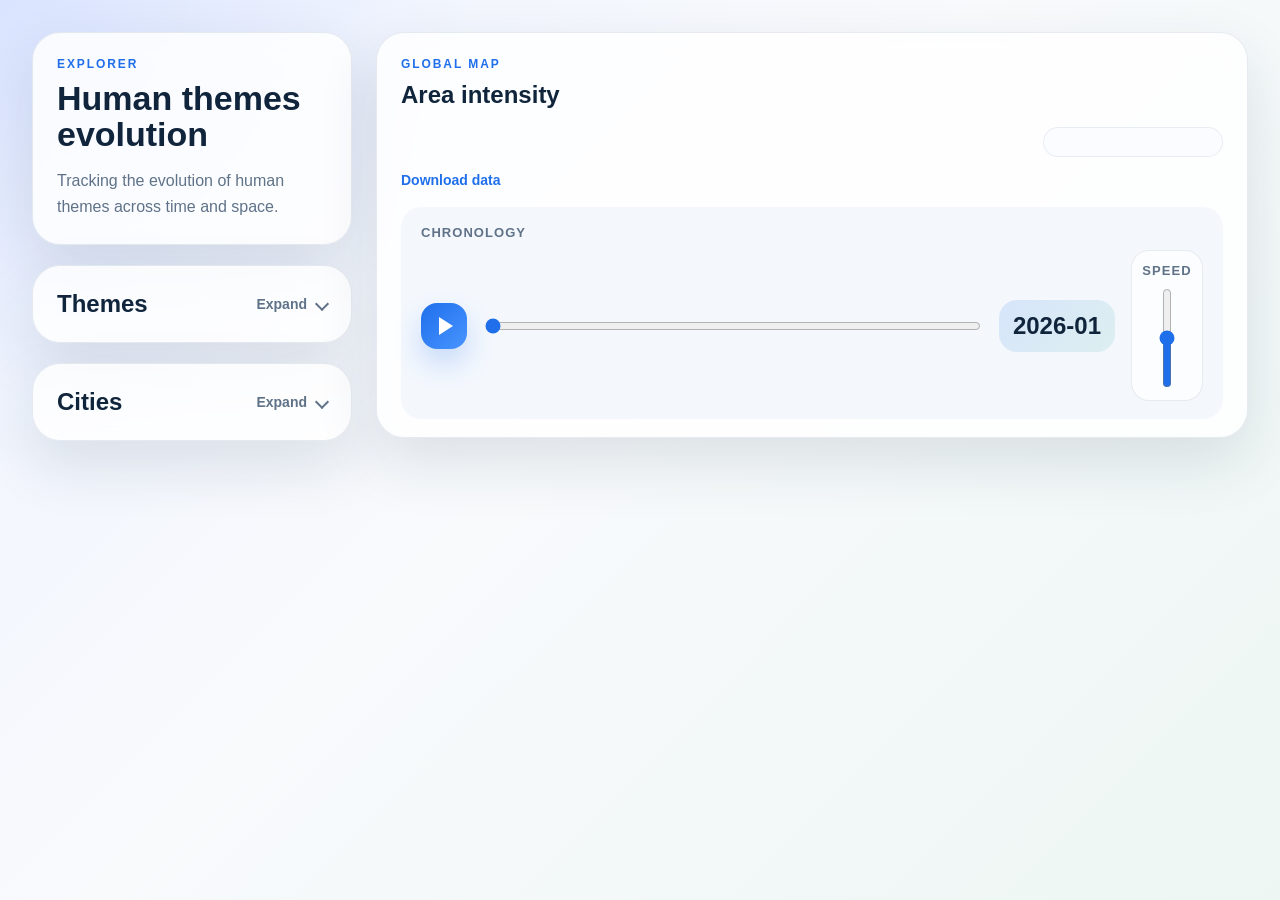
<file: docs/index.html>
<!DOCTYPE html>
<html lang="fr">
<head>
  <meta charset="UTF-8" />
  <meta name="viewport" content="width=device-width, initial-scale=1.0" />
  <title>Social Geo - Slider MVP</title>
  <link rel="stylesheet" href="style.css" />
</head>
<body>
  <main class="layout">
    <aside class="sidebar">
      <div class="panel">
        <p class="eyebrow">Explorer</p>
        <h1>Human themes evolution</h1>
        <p class="panel-copy">
          Tracking the evolution of human themes across time and space.
        </p>
      </div>

      <div class="panel collapsible-panel" id="themePanel">
        <div class="panel-header">
          <h2>Themes</h2>
          <button
            id="toggleThemesBtn"
            type="button"
            class="collapse-button"
            aria-expanded="false"
            aria-controls="themesBody"
          >
            <span class="collapse-label">Expand</span>
            <span class="collapse-icon" aria-hidden="true"></span>
          </button>
        </div>
        <div id="themesBody" class="filter-body">
          <div class="filter-actions">
            <button id="selectAllThemesBtn" type="button" class="ghost-button">Display all</button>
            <button id="clearAllThemesBtn" type="button" class="ghost-button ghost-button-secondary">Hide all</button>
          </div>
          <div id="themeFilters" class="filter-list"></div>
        </div>
      </div>

      <div class="panel collapsible-panel" id="cityPanel">
        <div class="panel-header">
          <h2>Cities</h2>
          <button
            id="toggleCitiesBtn"
            type="button"
            class="collapse-button"
            aria-expanded="false"
            aria-controls="citiesBody"
          >
            <span class="collapse-label">Expand</span>
            <span class="collapse-icon" aria-hidden="true"></span>
          </button>
        </div>
        <div id="citiesBody" class="filter-body">
          <div class="filter-actions">
            <button id="selectAllCitiesBtn" type="button" class="ghost-button">Display all</button>
            <button id="clearAllCitiesBtn" type="button" class="ghost-button ghost-button-secondary">Hide all</button>
          </div>
          <div id="cityFilters" class="filter-list"></div>
        </div>
      </div>
    </aside>

    <section class="content">
      <div class="map-card">
        <div class="map-header">
          <div>
            <p class="eyebrow">Global Map</p>
            <h2>Area intensity</h2>
          </div>
        </div>

        <div class="map-layout">
          <div id="map"></div>
          <aside id="themeLegend" class="theme-legend"></aside>
        </div>

        <div class="map-actions">
          <a id="downloadDataLink" class="download-link" href="#" download="geo_social_timeline_data.json">
            Download data
          </a>
        </div>

        <div id="controls" class="timeline-card">
          <div class="timeline-layout">
            <div class="timeline-main">
              <label for="timeSlider">Chronology</label>
              <div class="timeline-controls">
                <button id="playButton" type="button" class="play-button" aria-label="Play timeline">
                  <span class="play-icon" aria-hidden="true"></span>
                </button>
                <input id="timeSlider" type="range" min="0" max="3" step="1" value="0" />
                <div class="time-badge">
                  <span id="timeLabel">2026-01</span>
                </div>
                <div class="speed-card">
                  <label for="speedSlider">Speed</label>
                  <input id="speedSlider" type="range" min="1" max="5" step="1" value="3" />
                </div>
              </div>
            </div>
          </div>
        </div>
      </div>
    </section>
  </main>

  <script src="https://d3js.org/d3.v7.min.js"></script>
  <script src="app.js"></script>
</body>
</html>
</file>
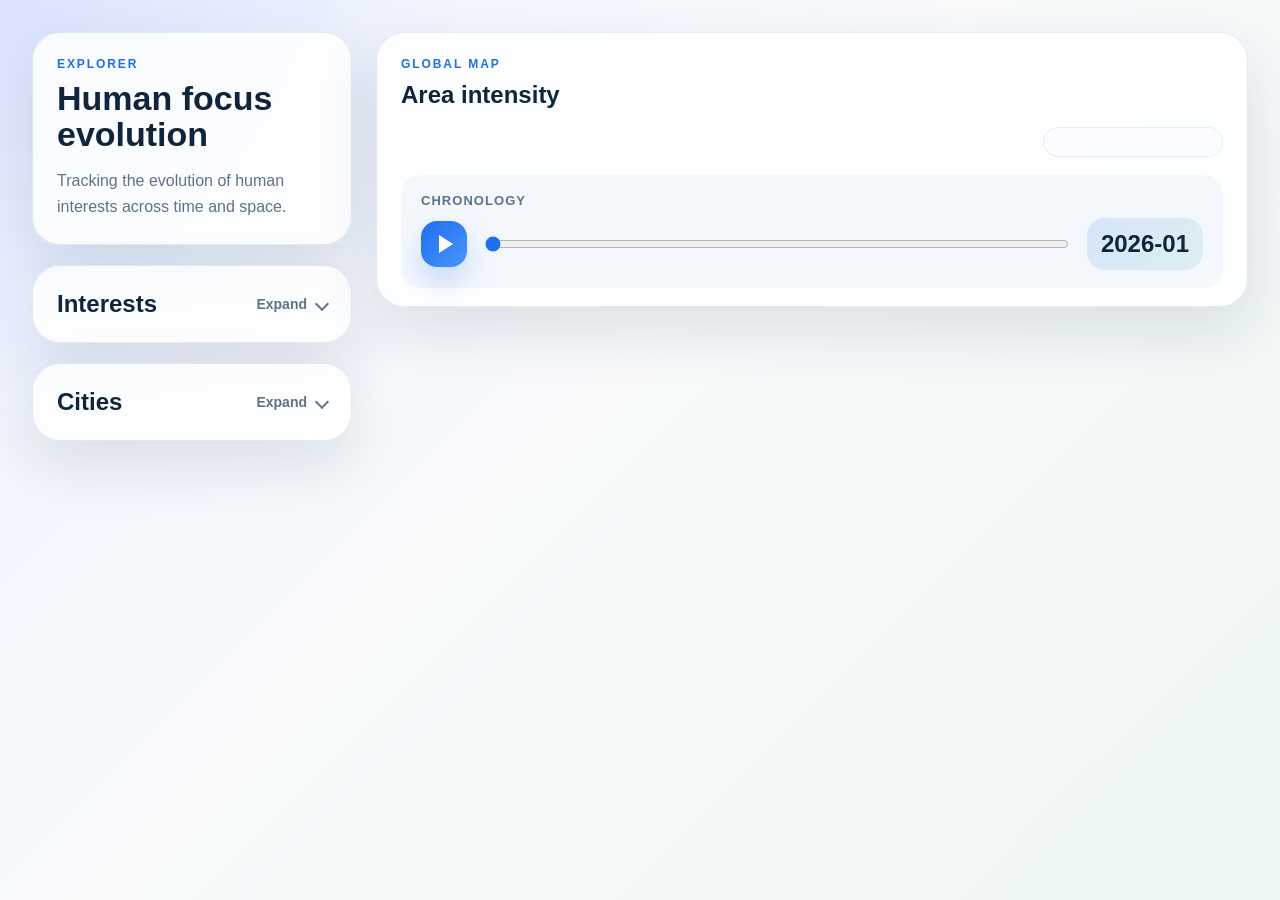
<file: src/index.html>
<!DOCTYPE html>
<html lang="fr">
<head>
  <meta charset="UTF-8" />
  <meta name="viewport" content="width=device-width, initial-scale=1.0" />
  <title>Social Geo - Slider MVP</title>
  <link rel="stylesheet" href="style.css" />
</head>
<body>
  <main class="layout">
    <aside class="sidebar">
      <div class="panel">
        <p class="eyebrow">Explorer</p>
        <h1>Human focus evolution</h1>
        <p class="panel-copy">
          Tracking the evolution of human interests across time and space.
        </p>
      </div>

      <div class="panel collapsible-panel" id="interestPanel">
        <div class="panel-header">
          <h2>Interests</h2>
          <button
            id="toggleInterestsBtn"
            type="button"
            class="collapse-button"
            aria-expanded="false"
            aria-controls="interestsBody"
          >
            <span class="collapse-label">Expand</span>
            <span class="collapse-icon" aria-hidden="true"></span>
          </button>
        </div>
        <div id="interestsBody" class="filter-body">
          <button id="selectAllInterestsBtn" type="button" class="ghost-button">Display all</button>
          <div id="interestFilters" class="filter-list"></div>
        </div>
      </div>

      <div class="panel collapsible-panel" id="cityPanel">
        <div class="panel-header">
          <h2>Cities</h2>
          <button
            id="toggleCitiesBtn"
            type="button"
            class="collapse-button"
            aria-expanded="false"
            aria-controls="citiesBody"
          >
            <span class="collapse-label">Expand</span>
            <span class="collapse-icon" aria-hidden="true"></span>
          </button>
        </div>
        <div id="citiesBody" class="filter-body">
          <button id="selectAllCitiesBtn" type="button" class="ghost-button">Display all</button>
          <div id="cityFilters" class="filter-list"></div>
        </div>
      </div>
    </aside>

    <section class="content">
      <div class="map-card">
        <div class="map-header">
          <div>
            <p class="eyebrow">Global Map</p>
            <h2>Area intensity</h2>
          </div>
        </div>

        <div class="map-layout">
          <div id="map"></div>
          <aside id="interestLegend" class="interest-legend"></aside>
        </div>

        <div id="controls" class="timeline-card">
          <label for="timeSlider">Chronology</label>
          <div class="timeline-controls">
            <button id="playButton" type="button" class="play-button" aria-label="Play timeline">
              <span class="play-icon" aria-hidden="true"></span>
            </button>
            <input id="timeSlider" type="range" min="0" max="3" step="1" value="0" />
            <div class="time-badge">
              <span id="timeLabel">2026-01</span>
            </div>
          </div>
        </div>
      </div>
    </section>
  </main>

  <script src="https://d3js.org/d3.v7.min.js"></script>
  <script src="app.js"></script>
</body>
</html>
</file>
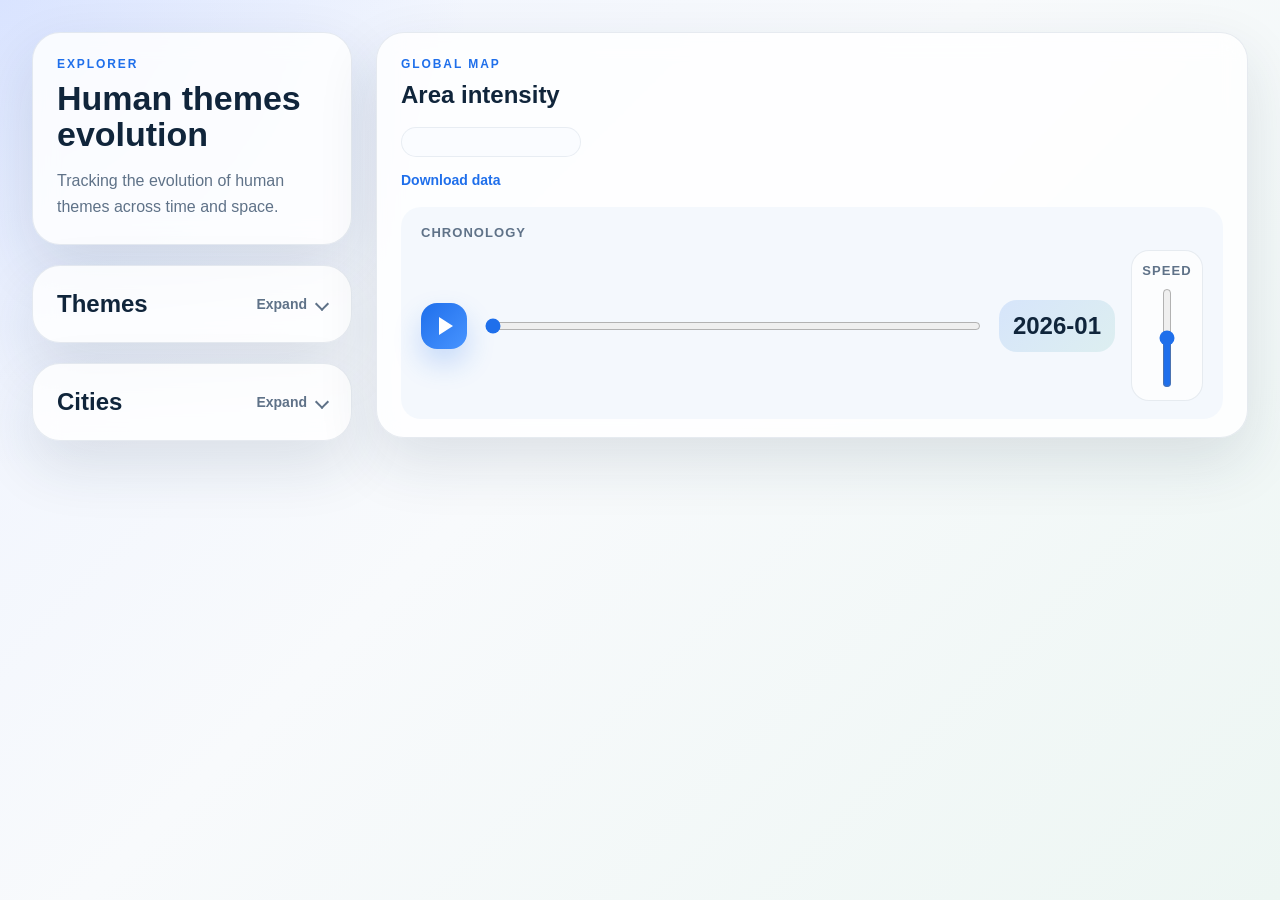
<file: front/src/index.html>
<!DOCTYPE html>
<html lang="fr">
<head>
  <meta charset="UTF-8" />
  <meta name="viewport" content="width=device-width, initial-scale=1.0" />
  <title>Social Geo - Slider MVP</title>
  <link rel="stylesheet" href="style.css" />
</head>
<body>
  <main class="layout">
    <aside class="sidebar">
      <div class="panel">
        <p class="eyebrow">Explorer</p>
        <h1>Human themes evolution</h1>
        <p class="panel-copy">
          Tracking the evolution of human themes across time and space.
        </p>
      </div>

      <div class="panel collapsible-panel" id="themePanel">
        <div class="panel-header">
          <h2>Themes</h2>
          <button
            id="toggleThemesBtn"
            type="button"
            class="collapse-button"
            aria-expanded="false"
            aria-controls="themesBody"
          >
            <span class="collapse-label">Expand</span>
            <span class="collapse-icon" aria-hidden="true"></span>
          </button>
        </div>
        <div id="themesBody" class="filter-body">
          <div class="filter-actions">
            <button id="selectAllThemesBtn" type="button" class="ghost-button">Display all</button>
            <button id="clearAllThemesBtn" type="button" class="ghost-button ghost-button-secondary">Hide all</button>
          </div>
          <div id="themeFilters" class="filter-list"></div>
        </div>
      </div>

      <div class="panel collapsible-panel" id="cityPanel">
        <div class="panel-header">
          <h2>Cities</h2>
          <button
            id="toggleCitiesBtn"
            type="button"
            class="collapse-button"
            aria-expanded="false"
            aria-controls="citiesBody"
          >
            <span class="collapse-label">Expand</span>
            <span class="collapse-icon" aria-hidden="true"></span>
          </button>
        </div>
        <div id="citiesBody" class="filter-body">
          <div class="filter-actions">
            <button id="selectAllCitiesBtn" type="button" class="ghost-button">Display all</button>
            <button id="clearAllCitiesBtn" type="button" class="ghost-button ghost-button-secondary">Hide all</button>
          </div>
          <div id="cityFilters" class="filter-list"></div>
        </div>
      </div>
    </aside>

    <section class="content">
      <div class="map-card">
        <div class="map-header">
          <div>
            <p class="eyebrow">Global Map</p>
            <h2>Area intensity</h2>
          </div>
        </div>

        <div class="map-layout">
          <aside id="themeLegend" class="theme-legend"></aside>
          <div id="map"></div>
        </div>

        <div class="map-actions">
          <a id="downloadDataLink" class="download-link" href="#" download="geo_social_timeline_data.json">
            Download data
          </a>
        </div>

        <div id="controls" class="timeline-card">
          <div class="timeline-layout">
            <div class="timeline-main">
              <label for="timeSlider">Chronology</label>
              <div class="timeline-controls">
                <button id="playButton" type="button" class="play-button" aria-label="Play timeline">
                  <span class="play-icon" aria-hidden="true"></span>
                </button>
                <input id="timeSlider" type="range" min="0" max="3" step="1" value="0" />
                <div class="time-badge">
                  <span id="timeLabel">2026-01</span>
                </div>
                <div class="speed-card">
                  <label for="speedSlider">Speed</label>
                  <input id="speedSlider" type="range" min="1" max="5" step="1" value="3" />
                </div>
              </div>
            </div>
          </div>
        </div>
      </div>
    </section>
  </main>

  <script src="https://d3js.org/d3.v7.min.js"></script>
  <script src="app.js"></script>
</body>
</html>
</file>
<file: docs/style.css>
body {
  margin: 0;
  font-family: "Segoe UI", Arial, sans-serif;
  background:
    radial-gradient(circle at top left, rgba(108, 146, 255, 0.16), transparent 30%),
    linear-gradient(135deg, #eef3ff 0%, #f8fafc 45%, #edf6f3 100%);
  color: #17324d;
}

:root {
  --panel-bg: rgba(255, 255, 255, 0.82);
  --panel-border: rgba(135, 157, 178, 0.2);
  --shadow: 0 24px 60px rgba(23, 50, 77, 0.12);
  --accent: #1f6feb;
  --accent-soft: rgba(31, 111, 235, 0.12);
  --muted: #5f7288;
  --land: #dfe7ef;
  --land-stroke: #a6b6c6;
  --point: #1f6feb;
  --point-hover: #ff7a59;
}

* {
  box-sizing: border-box;
}

.layout {
  min-height: 100vh;
  display: flex;
  align-items: flex-start;
  gap: 24px;
  padding: 32px;
}

.sidebar {
  width: 320px;
  display: flex;
  flex-direction: column;
  gap: 20px;
}

.content {
  flex: 1;
  min-width: 0;
  align-self: flex-start;
}

.panel,
.map-card {
  background: var(--panel-bg);
  border: 1px solid var(--panel-border);
  border-radius: 28px;
  box-shadow: var(--shadow);
  backdrop-filter: blur(12px);
}

.panel {
  padding: 24px;
}

.map-card {
  width: 100%;
  padding: 24px 24px 18px;
}

.map-layout {
  display: flex;
  align-items: flex-start;
  gap: 18px;
  margin-top: 18px;
}

.map-actions {
  margin-top: 14px;
}

.download-link {
  display: inline-flex;
  align-items: center;
  gap: 8px;
  color: var(--accent);
  font-size: 14px;
  font-weight: 700;
  text-decoration: none;
}

.download-link:hover {
  text-decoration: underline;
}

.eyebrow {
  margin: 0 0 10px;
  font-size: 12px;
  font-weight: 700;
  letter-spacing: 0.16em;
  text-transform: uppercase;
  color: var(--accent);
}

h1,
h2 {
  margin: 0;
  color: #10253b;
}

h1 {
  font-size: 34px;
  line-height: 1.05;
}

h2 {
  font-size: 24px;
}

.panel-copy {
  margin: 16px 0 0;
  line-height: 1.6;
  color: var(--muted);
}

.panel-header,
.map-header {
  display: flex;
  justify-content: space-between;
  align-items: flex-start;
  gap: 16px;
}

.ghost-button {
  border: none;
  border-radius: 999px;
  padding: 10px 14px;
  background: var(--accent-soft);
  color: var(--accent);
  font: inherit;
  font-weight: 600;
  cursor: pointer;
  transition: transform 0.2s ease, background 0.2s ease;
}

.ghost-button:hover {
  transform: translateY(-1px);
  background: rgba(31, 111, 235, 0.18);
}

.ghost-button-secondary {
  background: rgba(95, 114, 136, 0.1);
  color: var(--muted);
}

.ghost-button-secondary:hover {
  background: rgba(95, 114, 136, 0.16);
}

.collapsible-panel .panel-header {
  align-items: center;
}

.filter-body {
  display: grid;
  gap: 16px;
  margin-top: 18px;
}

.filter-actions {
  display: flex;
  flex-wrap: wrap;
  gap: 10px;
}

.collapsible-panel:not(.is-expanded) .filter-body {
  display: none;
}

.collapse-button {
  border: none;
  padding: 0;
  background: transparent;
  color: var(--muted);
  font: inherit;
  font-weight: 600;
  cursor: pointer;
  display: inline-flex;
  align-items: center;
  gap: 10px;
}

.collapse-label {
  font-size: 14px;
}

.collapse-icon {
  width: 10px;
  height: 10px;
  border-right: 2px solid currentColor;
  border-bottom: 2px solid currentColor;
  transform: rotate(45deg);
  transition: transform 0.2s ease;
}

.collapsible-panel.is-expanded .collapse-icon {
  transform: rotate(225deg);
}

.filter-list {
  display: grid;
  gap: 12px;
}

.filter-item {
  display: flex;
  align-items: center;
  gap: 12px;
  padding: 14px 16px;
  border: 1px solid rgba(135, 157, 178, 0.18);
  border-radius: 18px;
  background: rgba(250, 252, 255, 0.92);
  transition: border-color 0.2s ease, transform 0.2s ease, box-shadow 0.2s ease;
}

.filter-item:hover {
  transform: translateY(-1px);
  border-color: rgba(31, 111, 235, 0.32);
  box-shadow: 0 12px 24px rgba(23, 50, 77, 0.08);
}

.filter-item input {
  width: 18px;
  height: 18px;
  accent-color: var(--accent);
}

.filter-item span {
  font-weight: 600;
}

.time-badge {
  display: inline-flex;
  flex-direction: column;
  align-items: flex-end;
  gap: 2px;
  min-width: 112px;
  padding: 12px 14px;
  border-radius: 18px;
  background: linear-gradient(135deg, rgba(31, 111, 235, 0.14), rgba(78, 180, 160, 0.14));
}

#timeLabel {
  font-size: 24px;
  font-weight: 700;
  color: #10253b;
}

.theme-legend {
  width: 180px;
  flex: 0 0 180px;
  display: grid;
  gap: 10px;
  align-content: start;
  padding: 14px;
  border-radius: 18px;
  background: rgba(250, 252, 255, 0.88);
  border: 1px solid rgba(135, 157, 178, 0.16);
}

.legend-title {
  margin: 0 0 4px;
  font-size: 12px;
  font-weight: 700;
  letter-spacing: 0.08em;
  text-transform: uppercase;
  color: #10253b;
}

.legend-item {
  display: inline-flex;
  align-items: center;
  gap: 8px;
  color: var(--muted);
  font-size: 13px;
  font-weight: 600;
}

.legend-swatch {
  width: 12px;
  height: 12px;
  border-radius: 999px;
  border: 1px solid rgba(23, 50, 77, 0.08);
}

#map {
  flex: 1;
  min-width: 0;
  display: flex;
  justify-content: center;
}

svg {
  display: block;
  width: 100%;
  max-width: 1000px;
  height: auto;
  background: linear-gradient(180deg, #dff3ff 0%, #eef7ff 50%, #f8fbff 100%);
  border-radius: 24px;
  border: 1px solid rgba(135, 157, 178, 0.24);
  cursor: grab;
  touch-action: none;
}

svg.is-dragging {
  cursor: grabbing;
}

.country {
  fill: var(--land);
  stroke: var(--land-stroke);
  stroke-width: 0.5;
}

.donut-slice {
  stroke: rgba(255, 255, 255, 0.95);
  stroke-width: 1.5;
  opacity: 0.92;
  transition: opacity 0.2s ease;
}

.donut:hover .donut-slice {
  opacity: 1;
}

.donut-hole {
  fill: transparent;
  stroke: rgba(255, 255, 255, 0.7);
  stroke-width: 1.2;
  pointer-events: none;
}

.donut-label {
  fill: #3b4758;
  font-size: 6px;
  font-weight: 600;
  text-anchor: middle;
  dominant-baseline: middle;
  pointer-events: none;
}

#controls {
  margin-top: 18px;
}

.timeline-card {
  display: grid;
  gap: 10px;
  padding: 18px 20px;
  border-radius: 20px;
  background: rgba(244, 248, 253, 0.96);
}

.timeline-layout {
  display: flex;
  align-items: center;
  gap: 18px;
}

.timeline-main {
  flex: 1;
  display: grid;
  gap: 10px;
}

.timeline-controls {
  display: flex;
  align-items: center;
  gap: 16px;
  min-height: 104px;
}

.speed-card {
  display: grid;
  justify-items: center;
  align-content: start;
  gap: 10px;
  min-width: 72px;
  padding: 12px 10px;
  border-radius: 18px;
  background: rgba(255, 255, 255, 0.72);
  border: 1px solid rgba(135, 157, 178, 0.18);
}

.timeline-card label {
  font-size: 13px;
  font-weight: 700;
  text-transform: uppercase;
  letter-spacing: 0.08em;
  color: var(--muted);
}

.play-button {
  border: none;
  border-radius: 16px;
  width: 46px;
  height: 46px;
  display: inline-flex;
  align-items: center;
  justify-content: center;
  flex: 0 0 auto;
  padding: 0;
  background: linear-gradient(135deg, #1f6feb, #4894ff);
  color: #fff;
  font: inherit;
  font-weight: 700;
  cursor: pointer;
  box-shadow: 0 14px 28px rgba(31, 111, 235, 0.22);
  transition: transform 0.2s ease, box-shadow 0.2s ease, opacity 0.2s ease;
}

.play-button:hover {
  transform: translateY(-1px);
  box-shadow: 0 18px 34px rgba(31, 111, 235, 0.28);
}

.play-button.is-playing {
  background: linear-gradient(135deg, #ff7a59, #ff9f5a);
  box-shadow: 0 14px 28px rgba(255, 122, 89, 0.22);
}

.play-icon {
  width: 0;
  height: 0;
  margin-left: 3px;
  border-top: 9px solid transparent;
  border-bottom: 9px solid transparent;
  border-left: 14px solid currentColor;
}

.play-button.is-playing .play-icon {
  width: 14px;
  height: 16px;
  margin-left: 0;
  border: none;
  background:
    linear-gradient(
      90deg,
      currentColor 0 4px,
      transparent 4px 10px,
      currentColor 10px 14px
    );
}

#timeSlider {
  width: 100%;
  flex: 1;
  accent-color: var(--accent);
  cursor: pointer;
}

#speedSlider {
  width: 18px;
  height: 100px;
  margin: 0;
  writing-mode: vertical-lr;
  direction: rtl;
  accent-color: var(--accent);
  cursor: ns-resize;
}

@media (max-width: 960px) {
  .layout {
    flex-direction: column;
    padding: 20px;
  }

  .sidebar {
    width: 100%;
  }

  .panel-header,
  .map-header {
    flex-direction: column;
    align-items: stretch;
  }

  .timeline-layout {
    flex-direction: column;
  }

  .timeline-main {
    min-width: 0;
  }

  .timeline-controls {
    flex-direction: row;
    align-items: center;
    flex-wrap: nowrap;
    min-width: 0;
  }

  .speed-card {
    width: auto;
    justify-items: center;
    flex: 0 0 auto;
    margin-left: auto;
  }

  #speedSlider {
    width: 18px;
    height: 100px;
    writing-mode: vertical-lr;
    direction: rtl;
    cursor: ns-resize;
  }

  .map-layout {
    flex-direction: column;
  }

  .theme-legend {
    width: 100%;
    flex-basis: auto;
    grid-template-columns: repeat(auto-fit, minmax(120px, 1fr));
  }

  .collapsible-panel .panel-header {
    align-items: stretch;
  }

  .time-badge {
    align-items: flex-start;
  }
}
</file>
<file: src/style.css>
body {
  margin: 0;
  font-family: "Segoe UI", Arial, sans-serif;
  background:
    radial-gradient(circle at top left, rgba(108, 146, 255, 0.16), transparent 30%),
    linear-gradient(135deg, #eef3ff 0%, #f8fafc 45%, #edf6f3 100%);
  color: #17324d;
}

:root {
  --panel-bg: rgba(255, 255, 255, 0.82);
  --panel-border: rgba(135, 157, 178, 0.2);
  --shadow: 0 24px 60px rgba(23, 50, 77, 0.12);
  --accent: #1f6feb;
  --accent-soft: rgba(31, 111, 235, 0.12);
  --muted: #5f7288;
  --land: #dfe7ef;
  --land-stroke: #a6b6c6;
  --point: #1f6feb;
  --point-hover: #ff7a59;
}

* {
  box-sizing: border-box;
}

.layout {
  min-height: 100vh;
  display: flex;
  align-items: flex-start;
  gap: 24px;
  padding: 32px;
}

.sidebar {
  width: 320px;
  display: flex;
  flex-direction: column;
  gap: 20px;
}

.content {
  flex: 1;
  min-width: 0;
  align-self: flex-start;
}

.panel,
.map-card {
  background: var(--panel-bg);
  border: 1px solid var(--panel-border);
  border-radius: 28px;
  box-shadow: var(--shadow);
  backdrop-filter: blur(12px);
}

.panel {
  padding: 24px;
}

.map-card {
  width: 100%;
  padding: 24px 24px 18px;
}

.map-layout {
  display: flex;
  align-items: flex-start;
  gap: 18px;
  margin-top: 18px;
}

.eyebrow {
  margin: 0 0 10px;
  font-size: 12px;
  font-weight: 700;
  letter-spacing: 0.16em;
  text-transform: uppercase;
  color: var(--accent);
}

h1,
h2 {
  margin: 0;
  color: #10253b;
}

h1 {
  font-size: 34px;
  line-height: 1.05;
}

h2 {
  font-size: 24px;
}

.panel-copy {
  margin: 16px 0 0;
  line-height: 1.6;
  color: var(--muted);
}

.panel-header,
.map-header {
  display: flex;
  justify-content: space-between;
  align-items: flex-start;
  gap: 16px;
}

.ghost-button {
  border: none;
  border-radius: 999px;
  padding: 10px 14px;
  background: var(--accent-soft);
  color: var(--accent);
  font: inherit;
  font-weight: 600;
  cursor: pointer;
  transition: transform 0.2s ease, background 0.2s ease;
}

.ghost-button:hover {
  transform: translateY(-1px);
  background: rgba(31, 111, 235, 0.18);
}

.collapsible-panel .panel-header {
  align-items: center;
}

.filter-body {
  display: grid;
  gap: 16px;
  margin-top: 18px;
}

.collapsible-panel:not(.is-expanded) .filter-body {
  display: none;
}

.collapse-button {
  border: none;
  padding: 0;
  background: transparent;
  color: var(--muted);
  font: inherit;
  font-weight: 600;
  cursor: pointer;
  display: inline-flex;
  align-items: center;
  gap: 10px;
}

.collapse-label {
  font-size: 14px;
}

.collapse-icon {
  width: 10px;
  height: 10px;
  border-right: 2px solid currentColor;
  border-bottom: 2px solid currentColor;
  transform: rotate(45deg);
  transition: transform 0.2s ease;
}

.collapsible-panel.is-expanded .collapse-icon {
  transform: rotate(225deg);
}

.filter-list {
  display: grid;
  gap: 12px;
}

.filter-item {
  display: flex;
  align-items: center;
  gap: 12px;
  padding: 14px 16px;
  border: 1px solid rgba(135, 157, 178, 0.18);
  border-radius: 18px;
  background: rgba(250, 252, 255, 0.92);
  transition: border-color 0.2s ease, transform 0.2s ease, box-shadow 0.2s ease;
}

.filter-item:hover {
  transform: translateY(-1px);
  border-color: rgba(31, 111, 235, 0.32);
  box-shadow: 0 12px 24px rgba(23, 50, 77, 0.08);
}

.filter-item input {
  width: 18px;
  height: 18px;
  accent-color: var(--accent);
}

.filter-item span {
  font-weight: 600;
}

.time-badge {
  display: inline-flex;
  flex-direction: column;
  align-items: flex-end;
  gap: 2px;
  min-width: 112px;
  padding: 12px 14px;
  border-radius: 18px;
  background: linear-gradient(135deg, rgba(31, 111, 235, 0.14), rgba(78, 180, 160, 0.14));
}

#timeLabel {
  font-size: 24px;
  font-weight: 700;
  color: #10253b;
}

.interest-legend {
  width: 180px;
  flex: 0 0 180px;
  display: grid;
  gap: 10px;
  align-content: start;
  padding: 14px;
  border-radius: 18px;
  background: rgba(250, 252, 255, 0.88);
  border: 1px solid rgba(135, 157, 178, 0.16);
}

.legend-title {
  margin: 0 0 4px;
  font-size: 12px;
  font-weight: 700;
  letter-spacing: 0.08em;
  text-transform: uppercase;
  color: #10253b;
}

.legend-item {
  display: inline-flex;
  align-items: center;
  gap: 8px;
  color: var(--muted);
  font-size: 13px;
  font-weight: 600;
}

.legend-swatch {
  width: 12px;
  height: 12px;
  border-radius: 999px;
  border: 1px solid rgba(23, 50, 77, 0.08);
}

#map {
  flex: 1;
  min-width: 0;
  display: flex;
  justify-content: center;
}

svg {
  display: block;
  width: 100%;
  max-width: 1000px;
  height: auto;
  background: linear-gradient(180deg, #dff3ff 0%, #eef7ff 50%, #f8fbff 100%);
  border-radius: 24px;
  border: 1px solid rgba(135, 157, 178, 0.24);
  cursor: grab;
  touch-action: none;
}

svg.is-dragging {
  cursor: grabbing;
}

.country {
  fill: var(--land);
  stroke: var(--land-stroke);
  stroke-width: 0.5;
}

.donut-slice {
  stroke: rgba(255, 255, 255, 0.95);
  stroke-width: 1.5;
  opacity: 0.92;
  transition: opacity 0.2s ease;
}

.donut:hover .donut-slice {
  opacity: 1;
}

.donut-hole {
  fill: transparent;
  stroke: rgba(255, 255, 255, 0.7);
  stroke-width: 1.2;
  pointer-events: none;
}

.donut-label {
  fill: #3b4758;
  font-size: 6px;
  font-weight: 600;
  text-anchor: middle;
  dominant-baseline: middle;
  pointer-events: none;
}

#controls {
  margin-top: 18px;
}

.timeline-card {
  display: grid;
  gap: 10px;
  padding: 18px 20px;
  border-radius: 20px;
  background: rgba(244, 248, 253, 0.96);
}

.timeline-controls {
  display: flex;
  align-items: center;
  gap: 16px;
}

.timeline-card label {
  font-size: 13px;
  font-weight: 700;
  text-transform: uppercase;
  letter-spacing: 0.08em;
  color: var(--muted);
}

.play-button {
  border: none;
  border-radius: 16px;
  width: 46px;
  height: 46px;
  display: inline-flex;
  align-items: center;
  justify-content: center;
  flex: 0 0 auto;
  padding: 0;
  background: linear-gradient(135deg, #1f6feb, #4894ff);
  color: #fff;
  font: inherit;
  font-weight: 700;
  cursor: pointer;
  box-shadow: 0 14px 28px rgba(31, 111, 235, 0.22);
  transition: transform 0.2s ease, box-shadow 0.2s ease, opacity 0.2s ease;
}

.play-button:hover {
  transform: translateY(-1px);
  box-shadow: 0 18px 34px rgba(31, 111, 235, 0.28);
}

.play-button.is-playing {
  background: linear-gradient(135deg, #ff7a59, #ff9f5a);
  box-shadow: 0 14px 28px rgba(255, 122, 89, 0.22);
}

.play-icon {
  width: 0;
  height: 0;
  margin-left: 3px;
  border-top: 9px solid transparent;
  border-bottom: 9px solid transparent;
  border-left: 14px solid currentColor;
}

.play-button.is-playing .play-icon {
  width: 14px;
  height: 16px;
  margin-left: 0;
  border: none;
  background:
    linear-gradient(
      90deg,
      currentColor 0 4px,
      transparent 4px 10px,
      currentColor 10px 14px
    );
}

#timeSlider {
  width: 100%;
  flex: 1;
  accent-color: var(--accent);
  cursor: pointer;
}

@media (max-width: 960px) {
  .layout {
    flex-direction: column;
    padding: 20px;
  }

  .sidebar {
    width: 100%;
  }

  .panel-header,
  .map-header,
  .timeline-controls {
    flex-direction: column;
    align-items: stretch;
  }

  .map-layout {
    flex-direction: column;
  }

  .interest-legend {
    width: 100%;
    flex-basis: auto;
    grid-template-columns: repeat(auto-fit, minmax(120px, 1fr));
  }

  .collapsible-panel .panel-header {
    align-items: stretch;
  }

  .time-badge {
    align-items: flex-start;
  }
}
</file>
<file: front/src/style.css>
body {
  margin: 0;
  font-family: "Segoe UI", Arial, sans-serif;
  background:
    radial-gradient(circle at top left, rgba(108, 146, 255, 0.16), transparent 30%),
    linear-gradient(135deg, #eef3ff 0%, #f8fafc 45%, #edf6f3 100%);
  color: #17324d;
}

:root {
  --panel-bg: rgba(255, 255, 255, 0.82);
  --panel-border: rgba(135, 157, 178, 0.2);
  --shadow: 0 24px 60px rgba(23, 50, 77, 0.12);
  --accent: #1f6feb;
  --accent-soft: rgba(31, 111, 235, 0.12);
  --muted: #5f7288;
  --land: #dfe7ef;
  --land-stroke: #a6b6c6;
  --point: #1f6feb;
  --point-hover: #ff7a59;
}

* {
  box-sizing: border-box;
}

.layout {
  min-height: 100vh;
  display: flex;
  align-items: flex-start;
  gap: 24px;
  padding: 32px;
}

.sidebar {
  width: 320px;
  display: flex;
  flex-direction: column;
  gap: 20px;
}

.content {
  flex: 1;
  min-width: 0;
  align-self: flex-start;
}

.panel,
.map-card {
  background: var(--panel-bg);
  border: 1px solid var(--panel-border);
  border-radius: 28px;
  box-shadow: var(--shadow);
  backdrop-filter: blur(12px);
}

.panel {
  padding: 24px;
}

.map-card {
  width: 100%;
  padding: 24px 24px 18px;
}

.map-layout {
  display: flex;
  align-items: flex-start;
  gap: 18px;
  margin-top: 18px;
}

.map-actions {
  margin-top: 14px;
}

.download-link {
  display: inline-flex;
  align-items: center;
  gap: 8px;
  color: var(--accent);
  font-size: 14px;
  font-weight: 700;
  text-decoration: none;
}

.download-link:hover {
  text-decoration: underline;
}

.eyebrow {
  margin: 0 0 10px;
  font-size: 12px;
  font-weight: 700;
  letter-spacing: 0.16em;
  text-transform: uppercase;
  color: var(--accent);
}

h1,
h2 {
  margin: 0;
  color: #10253b;
}

h1 {
  font-size: 34px;
  line-height: 1.05;
}

h2 {
  font-size: 24px;
}

.panel-copy {
  margin: 16px 0 0;
  line-height: 1.6;
  color: var(--muted);
}

.panel-header,
.map-header {
  display: flex;
  justify-content: space-between;
  align-items: flex-start;
  gap: 16px;
}

.ghost-button {
  border: none;
  border-radius: 999px;
  padding: 10px 14px;
  background: var(--accent-soft);
  color: var(--accent);
  font: inherit;
  font-weight: 600;
  cursor: pointer;
  transition: transform 0.2s ease, background 0.2s ease;
}

.ghost-button:hover {
  transform: translateY(-1px);
  background: rgba(31, 111, 235, 0.18);
}

.ghost-button-secondary {
  background: rgba(95, 114, 136, 0.1);
  color: var(--muted);
}

.ghost-button-secondary:hover {
  background: rgba(95, 114, 136, 0.16);
}

.collapsible-panel .panel-header {
  align-items: center;
}

.filter-body {
  display: grid;
  gap: 16px;
  margin-top: 18px;
}

.filter-actions {
  display: flex;
  flex-wrap: wrap;
  gap: 10px;
}

.collapsible-panel:not(.is-expanded) .filter-body {
  display: none;
}

.collapse-button {
  border: none;
  padding: 0;
  background: transparent;
  color: var(--muted);
  font: inherit;
  font-weight: 600;
  cursor: pointer;
  display: inline-flex;
  align-items: center;
  gap: 10px;
}

.collapse-label {
  font-size: 14px;
}

.collapse-icon {
  width: 10px;
  height: 10px;
  border-right: 2px solid currentColor;
  border-bottom: 2px solid currentColor;
  transform: rotate(45deg);
  transition: transform 0.2s ease;
}

.collapsible-panel.is-expanded .collapse-icon {
  transform: rotate(225deg);
}

.filter-list {
  display: grid;
  gap: 12px;
}

.filter-item {
  display: flex;
  align-items: center;
  gap: 12px;
  padding: 14px 16px;
  border: 1px solid rgba(135, 157, 178, 0.18);
  border-radius: 18px;
  background: rgba(250, 252, 255, 0.92);
  transition: border-color 0.2s ease, transform 0.2s ease, box-shadow 0.2s ease;
}

.filter-item:hover {
  transform: translateY(-1px);
  border-color: rgba(31, 111, 235, 0.32);
  box-shadow: 0 12px 24px rgba(23, 50, 77, 0.08);
}

.filter-item input {
  width: 18px;
  height: 18px;
  accent-color: var(--accent);
}

.filter-item span {
  font-weight: 600;
}

.time-badge {
  display: inline-flex;
  flex-direction: column;
  align-items: flex-end;
  gap: 2px;
  min-width: 112px;
  padding: 12px 14px;
  border-radius: 18px;
  background: linear-gradient(135deg, rgba(31, 111, 235, 0.14), rgba(78, 180, 160, 0.14));
}

#timeLabel {
  font-size: 24px;
  font-weight: 700;
  color: #10253b;
}

.theme-legend {
  width: 180px;
  flex: 0 0 180px;
  display: grid;
  gap: 10px;
  align-content: start;
  padding: 14px;
  border-radius: 18px;
  background: rgba(250, 252, 255, 0.88);
  border: 1px solid rgba(135, 157, 178, 0.16);
}

.legend-title {
  margin: 0 0 4px;
  font-size: 12px;
  font-weight: 700;
  letter-spacing: 0.08em;
  text-transform: uppercase;
  color: #10253b;
}

.legend-item {
  display: inline-flex;
  align-items: center;
  gap: 8px;
  color: var(--muted);
  font-size: 13px;
  font-weight: 600;
}

.legend-swatch {
  width: 12px;
  height: 12px;
  border-radius: 999px;
  border: 1px solid rgba(23, 50, 77, 0.08);
}

#map {
  flex: 1;
  min-width: 0;
  display: flex;
  justify-content: center;
}

svg {
  display: block;
  width: 100%;
  max-width: 1000px;
  height: auto;
  background: linear-gradient(180deg, #dff3ff 0%, #eef7ff 50%, #f8fbff 100%);
  border-radius: 24px;
  border: 1px solid rgba(135, 157, 178, 0.24);
  cursor: grab;
  touch-action: none;
}

svg.is-dragging {
  cursor: grabbing;
}

.country {
  fill: var(--land);
  stroke: var(--land-stroke);
  stroke-width: 0.5;
}

.donut-slice {
  stroke: rgba(255, 255, 255, 0.95);
  stroke-width: 1.5;
  opacity: 0.92;
  transition: opacity 0.2s ease;
}

.donut:hover .donut-slice {
  opacity: 1;
}

.donut-hole {
  fill: transparent;
  stroke: rgba(255, 255, 255, 0.7);
  stroke-width: 1.2;
  pointer-events: none;
}

.donut-label {
  fill: #3b4758;
  font-size: 6px;
  font-weight: 600;
  text-anchor: middle;
  dominant-baseline: middle;
  pointer-events: none;
}

#controls {
  margin-top: 18px;
}

.timeline-card {
  display: grid;
  gap: 10px;
  padding: 18px 20px;
  border-radius: 20px;
  background: rgba(244, 248, 253, 0.96);
}

.timeline-layout {
  display: flex;
  align-items: center;
  gap: 18px;
}

.timeline-main {
  flex: 1;
  display: grid;
  gap: 10px;
}

.timeline-controls {
  display: flex;
  align-items: center;
  gap: 16px;
  min-height: 104px;
}

.speed-card {
  display: grid;
  justify-items: center;
  align-content: start;
  gap: 10px;
  min-width: 72px;
  padding: 12px 10px;
  border-radius: 18px;
  background: rgba(255, 255, 255, 0.72);
  border: 1px solid rgba(135, 157, 178, 0.18);
}

.timeline-card label {
  font-size: 13px;
  font-weight: 700;
  text-transform: uppercase;
  letter-spacing: 0.08em;
  color: var(--muted);
}

.play-button {
  border: none;
  border-radius: 16px;
  width: 46px;
  height: 46px;
  display: inline-flex;
  align-items: center;
  justify-content: center;
  flex: 0 0 auto;
  padding: 0;
  background: linear-gradient(135deg, #1f6feb, #4894ff);
  color: #fff;
  font: inherit;
  font-weight: 700;
  cursor: pointer;
  box-shadow: 0 14px 28px rgba(31, 111, 235, 0.22);
  transition: transform 0.2s ease, box-shadow 0.2s ease, opacity 0.2s ease;
}

.play-button:hover {
  transform: translateY(-1px);
  box-shadow: 0 18px 34px rgba(31, 111, 235, 0.28);
}

.play-button.is-playing {
  background: linear-gradient(135deg, #ff7a59, #ff9f5a);
  box-shadow: 0 14px 28px rgba(255, 122, 89, 0.22);
}

.play-icon {
  width: 0;
  height: 0;
  margin-left: 3px;
  border-top: 9px solid transparent;
  border-bottom: 9px solid transparent;
  border-left: 14px solid currentColor;
}

.play-button.is-playing .play-icon {
  width: 14px;
  height: 16px;
  margin-left: 0;
  border: none;
  background:
    linear-gradient(
      90deg,
      currentColor 0 4px,
      transparent 4px 10px,
      currentColor 10px 14px
    );
}

#timeSlider {
  width: 100%;
  flex: 1;
  accent-color: var(--accent);
  cursor: pointer;
}

#speedSlider {
  width: 18px;
  height: 100px;
  margin: 0;
  writing-mode: vertical-lr;
  direction: rtl;
  accent-color: var(--accent);
  cursor: ns-resize;
}

@media (max-width: 960px) {
  .layout {
    flex-direction: column;
    padding: 20px;
  }

  .sidebar {
    width: 100%;
  }

  .panel-header,
  .map-header {
    flex-direction: column;
    align-items: stretch;
  }

  .timeline-layout {
    flex-direction: column;
  }

  .timeline-main {
    min-width: 0;
  }

  .timeline-controls {
    flex-direction: row;
    align-items: center;
  }

  .speed-card {
    width: auto;
    justify-items: center;
    flex: 0 0 auto;
    margin-left: auto;
  }

  #speedSlider {
    width: 18px;
    height: 100px;
    writing-mode: vertical-lr;
    direction: rtl;
    cursor: ns-resize;
  }

  .map-layout {
    flex-direction: column;
  }

  .theme-legend {
    width: 100%;
    flex-basis: auto;
    grid-template-columns: repeat(auto-fit, minmax(120px, 1fr));
  }

  .collapsible-panel .panel-header {
    align-items: stretch;
  }

  .time-badge {
    align-items: flex-start;
  }
}
</file>
